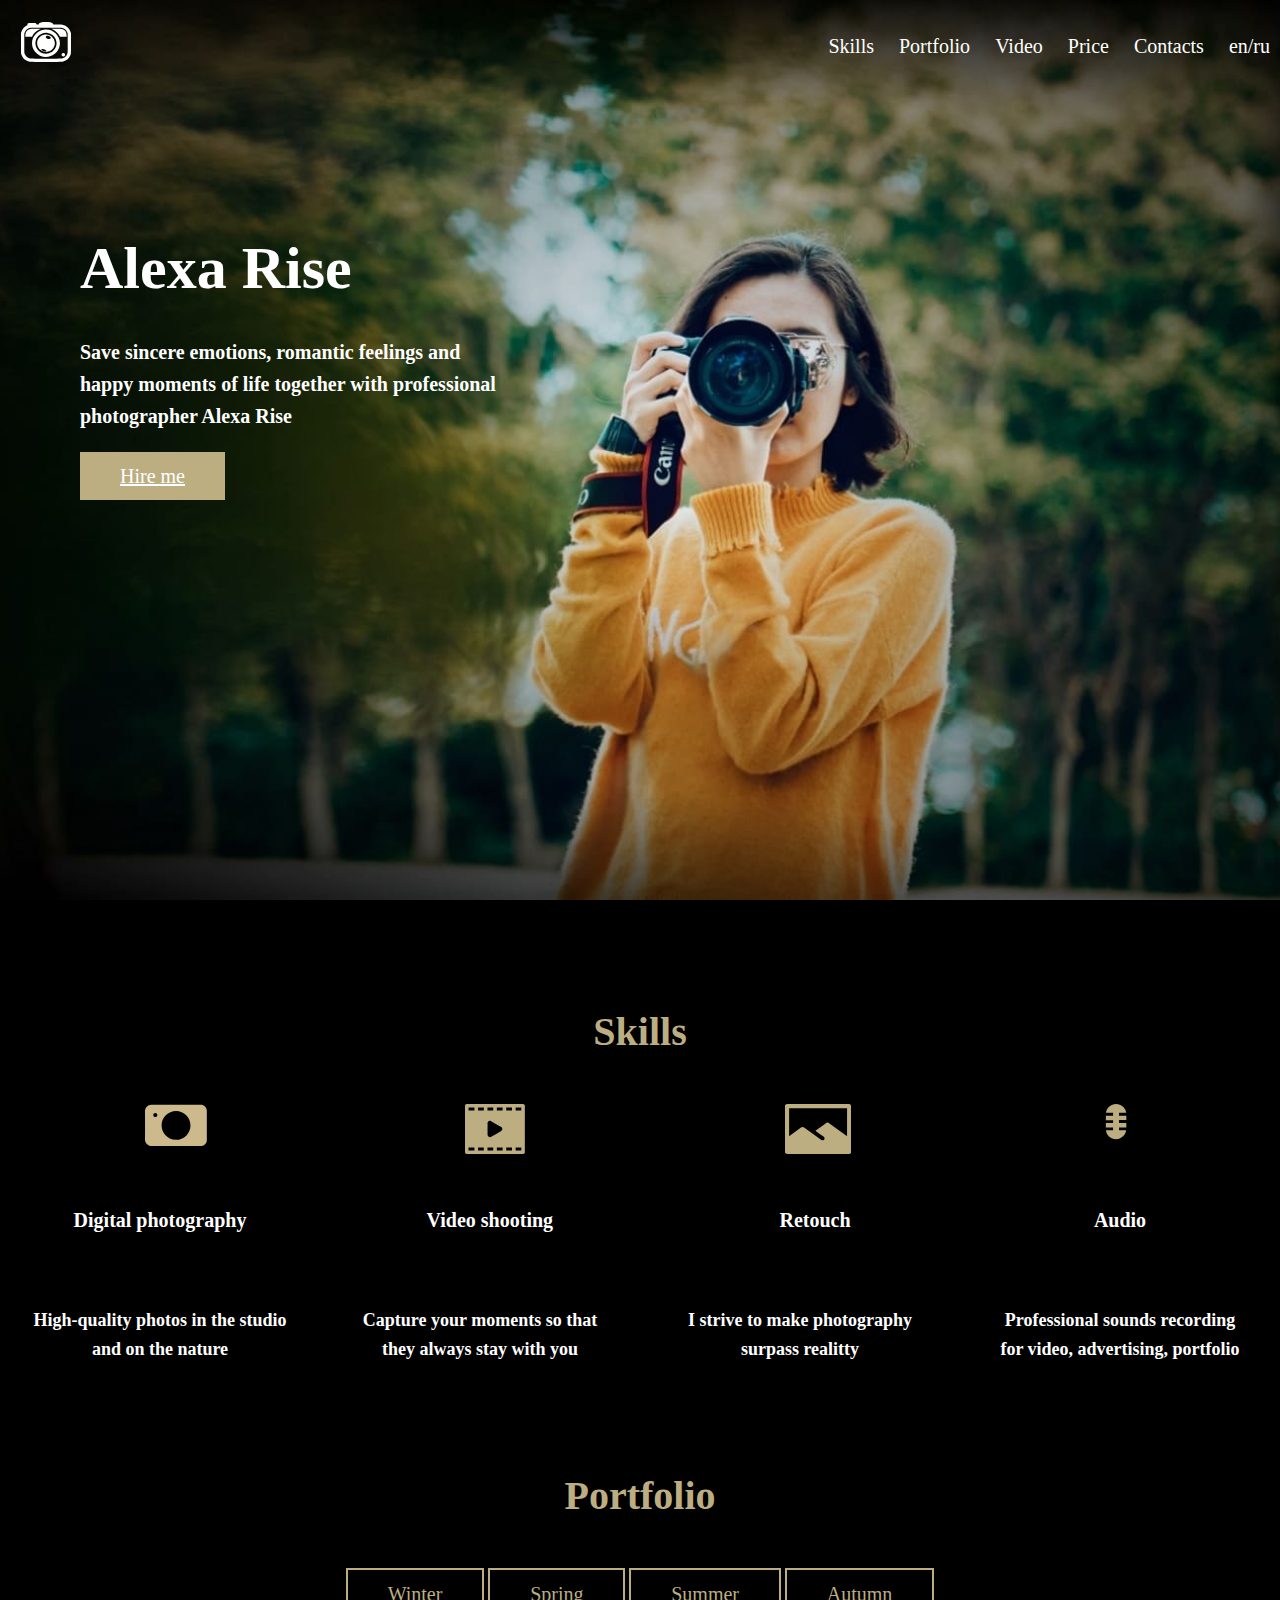
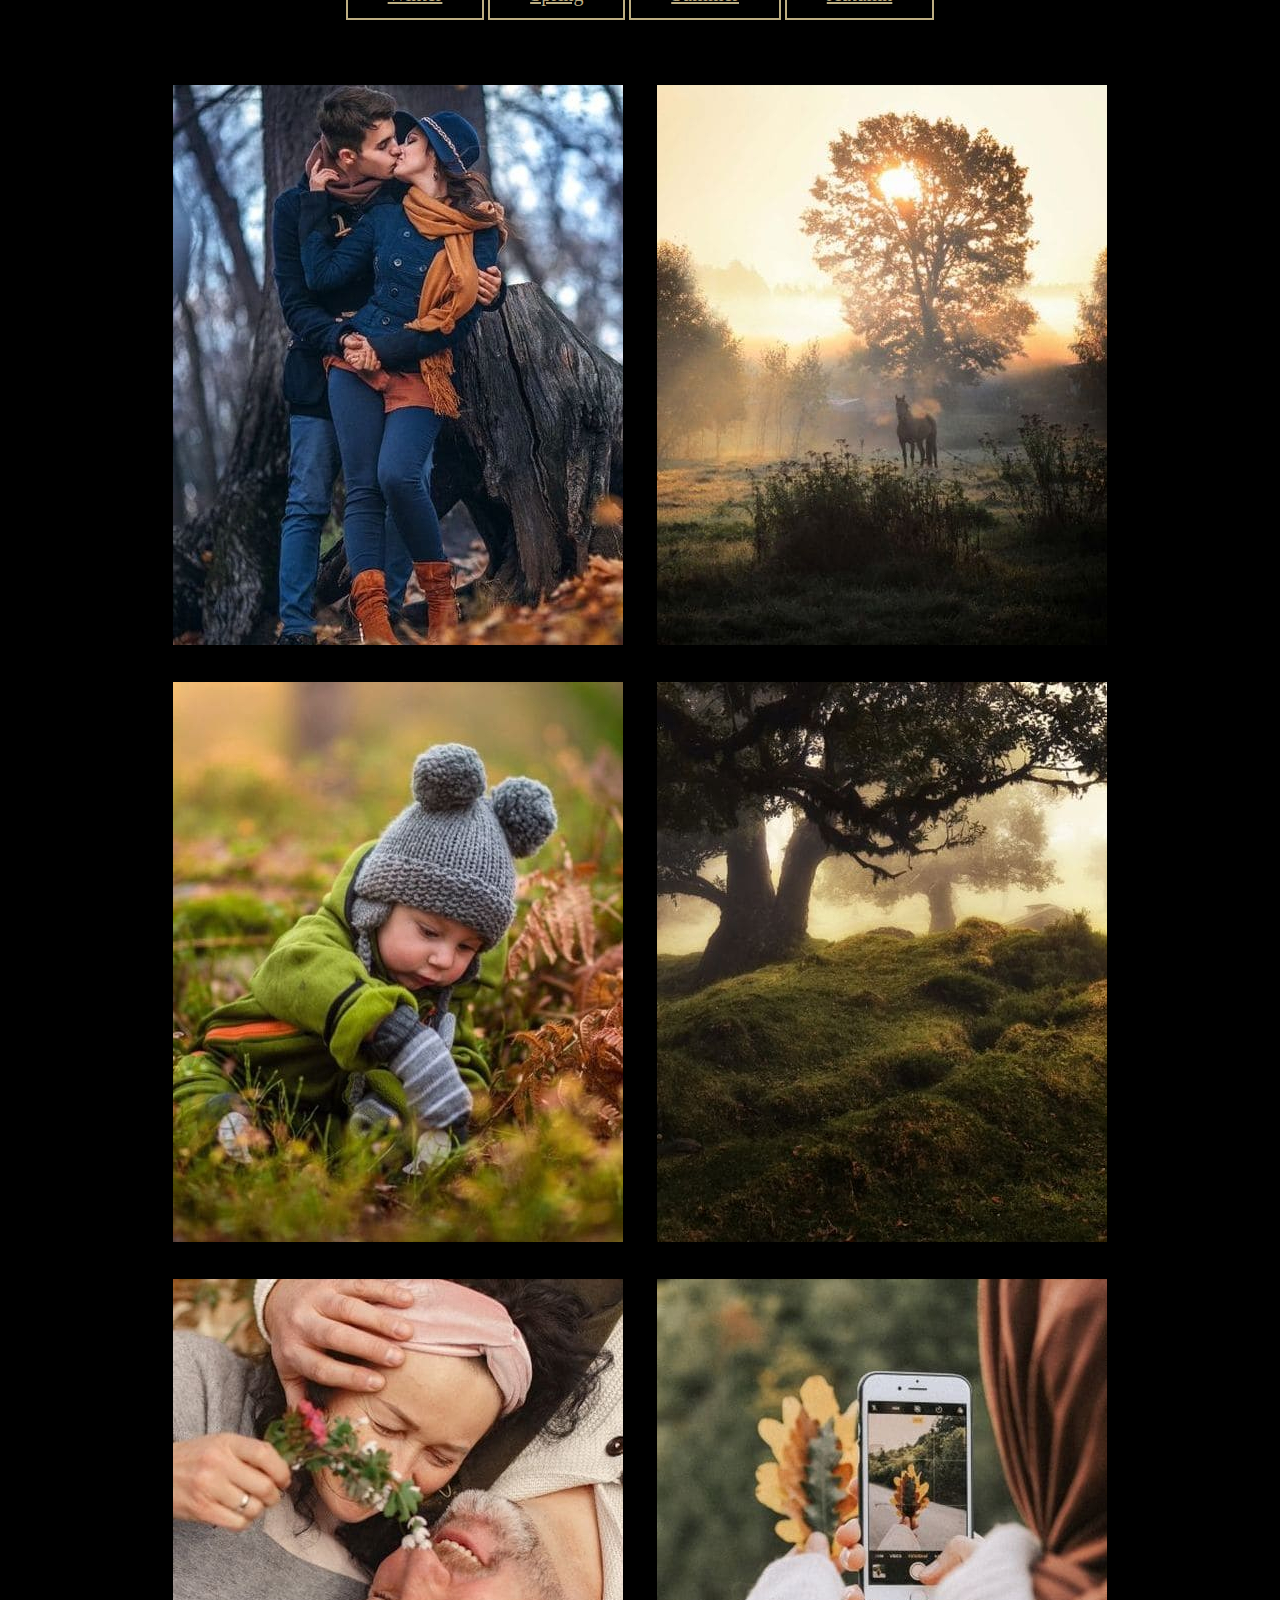
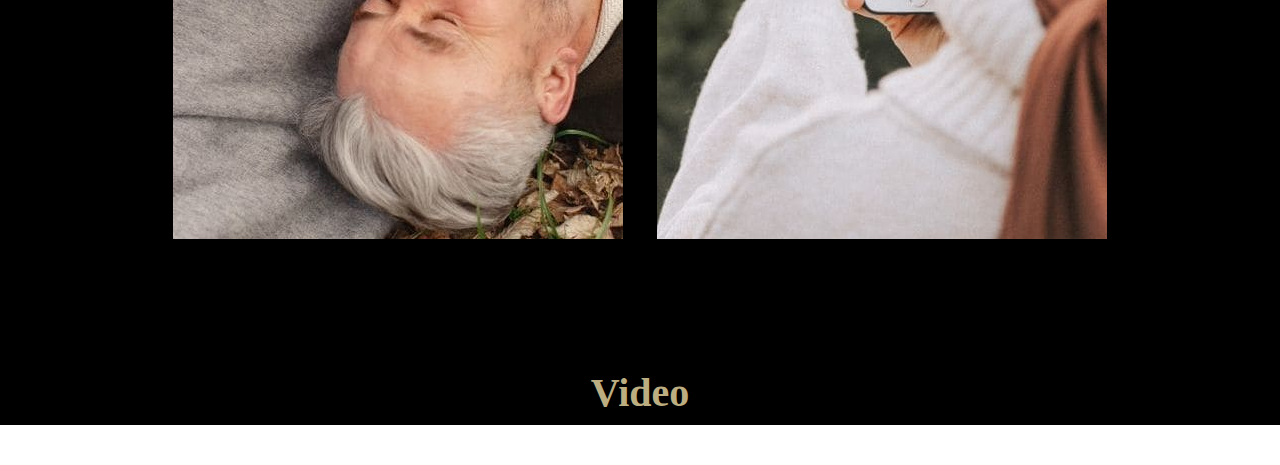
<file: portfolio/index.html>
<!DOCTYPE html>
<html>
<head>
	<meta charset="utf-8">
	<meta name="viewport" content="width=device-width, initial-scale=1">
	<title>portfolio</title>
	<link rel="stylesheet" type="text/css" href="style.css">
</head>
<body>

	<header class="header">
		<div class = "container">
			<div class="header_inner">
				<div class="header_logo">
					<img src="Vector.svg">
				</div>

				<nav class="nav">
					<a class="nav_link" href="#">Skills</a>
					<a class="nav_link" href="#">Portfolio</a>
					<a class="nav_link" href="#">Video</a>
					<a class="nav_link" href="#">Price</a>
					<a class="nav_link" href="#">Contacts</a>
					<a class="nav_link" href="#">
					en/ru</a>
				</nav>

			</div>
		</div>
	</header>

	<div class="intro">
		<div class="container">
			<div class="intro_inner">
				<h1 class="intro_title">Alexa Rise</h1>
				<h2 class="intro_title1">Save sincere emotions, romantic feelings and<br> happy moments of life together with professional<br> photographer Alexa Rise</h2>

				<a class="btn" href="#">Hire me</a>
			</div>
		</div>
		
	</div>

<section class="skills">
	<div class="container">

		<div class="section_header">
			<h1 class="section_title">Skills</h1>
		</div>

		<div class="about">
			<div class="about_item">
				<div class="about_img">
					<img src="camera.svg">
				</div>
				<h1 class="about_text">Digital photography</h1>
				<h2 class="about_text2">High-quality photos in the studio<br> and on the nature</h2>
			</div>
			<div class="about_item">
				<div class="about_img">
					<img src="video.svg">
				</div>
				<h1 class="about_text">&nbsp; &nbsp; Video shooting</h1>
				<h2 class="about_text2">Capture your moments so that<br> they always stay with you</h2>
			</div>
			<div class="about_item">
				<div class="about_img">
					<img src="galery.svg">
				</div>
				<h1 class="about_text">&nbsp; &nbsp; &nbsp; Retouch</h1>
				<h2 class="about_text2">I strive to make photography<br> surpass realitty</h2>
			</div>
			<div class="about_item">
				<div class="about_img">
					<img src="audio.svg">
				</div>		
				<h1 class="about_text">Audio</h1>
				<h2 class="about_text2">Professional sounds recording<br> for video, advertising, portfolio</h2>
			</div>
		</div>

	</div>
</section>

<section class="portfolio">
	<div class="container">
		<div class="section_header">
			<h1 class="section_title">Portfolio</h1>
		</div>		
	</div>

	<div class="about">
		<div class="button">
			<a class="btn2" href="#">Winter</a>
			<a class="btn2" href="#">Spring</a>
			<a class="btn2" href="#">Summer</a>
			<a class="btn2" href="#">Autumn</a>
		</div>

	</div>
	<div class="about_photos">
		<img class="photos" src="1.jpg">
		<img class="photos" src="2.jpg">
		<img class="photos" src="3.jpg">
		<img class="photos" src="4.jpg">
		<img class="photos" src="5.jpg">
		<img class="photos" src="6.jpg">
	</div>
</section>


<section class="video">
	<div class="container">
		<div class="section_header">
			<h1 class="section_title">Video</h1>
		</div>		
	</div>




</section>
















</body>
</html>
</file>
<file: portfolio/style.css>
body {
	margin: 0;
	font-size: 15px;
	line-height: 1.6;
	color: #333;
}

*:before,
*:after{
	box-sizing: border-box;
}

h1, h2, h3, h4, h5, h6 {
	margin: 0;
}


.conteiner {
	width: 100%;
	max-width: 1440px;
	margin: 0 auto;
	padding: 0 20px;
}

.skills {
	background: black;
}

.portfolio {
	background: black;
}

.video {
	background: black;
}

/*  intro  */
.intro {
	width: 100%;
	height: 100vh;

	background: url("bg.jpg") center no-repeat;
	-webkit - background-size: cover;
	background-size: cover;
}

.intro_inner {
	width: 100$;
	margin: 0 auto;
	padding-left: 80px;
}

.intro_title {
	font-size: 60px;
	font-weight: 700;
	color: #fff;
	padding-top: 220px;

}

.intro_title1 {
	font-size: 20px;
	font-weight: 700;
	color: #ffffff;
	margin: 20px auto;

}



/*  header  */
.header{
	width: 100;
	padding-top: 20px;
	padding-left: 20px;
	position: absolute;
	top: 0;
	left: 0;
	right: 0;
	z-index: 1000;
}

.header_inner {
	display: flex;
	justify-content: space-between;
	align-items: center;
}


.header_logo {
	width: 40px;
	height: 50px;
	padding-top: 1px;
	padding-left: 1px;
}


/*  nav  */
.nav {
	font-size: 20px;

}

.nav_link {
	display: inline-block;
	vertical-align: top;
	margin: 10px;
	color: #fff;
	text-decoration: none;
	transition: color .2s liner;
}

.nav_link: hover {
	color: #fce38a;
}


/*  button  */
.btn {
	display: inline-block;
	vertical-align: top;
	padding: 8px 40px;
	background: #BDAE82;
	color: #fff;
	font-size: 20px;

	transition: background .1s linear, color .1s linear;

}

.btn:hover {
	background-color: #fff;
	color: #333;
}

.btn2 {
	display: inline-block;
	vertical-align: top;
	padding: 8px 40px;
	background: black;
	color: #BDAE82;
	font-size: 20px;
	border: 2px solid #BDAE82;
	
	transition: background .1s linear, color .1s linear;	
}

.btn2:hover {
	background-color: #BDAE82;
	color: #333;
}

.button {
	margin: 0 auto;
}


/*  section  */

.section_header {
	width: 100%;
	margin: 0 auto 40px;

	text-align: center;
}

.section_title {
	font-size: 40px;
	color: #BDAE82;
	padding-top: 100px;

}

/*  about  */
.about {
	display: flex;
	justify-content: space-between;
}

.about_item {
	width: 30%;
}

.about_img {
	height: 30px;
	width: 30px;
	display: block;
	margin: 0 auto;
}

.about_text {
	text-align: center;
	padding-top: 70px;
	color: #fff;
	font-size: 20px;
	font-weight: bolder;
}

.about_text2 {
	text-align: center;
	padding-top: 70px;
	color: #fff;
	font-size: 18px;
}

.about_photos {
	padding-top: 50px;
	display: block;
	text-align: center;
}

.photos{
	margin: 15px;
	height: 560px;
	width: 450px;
}
</file>
